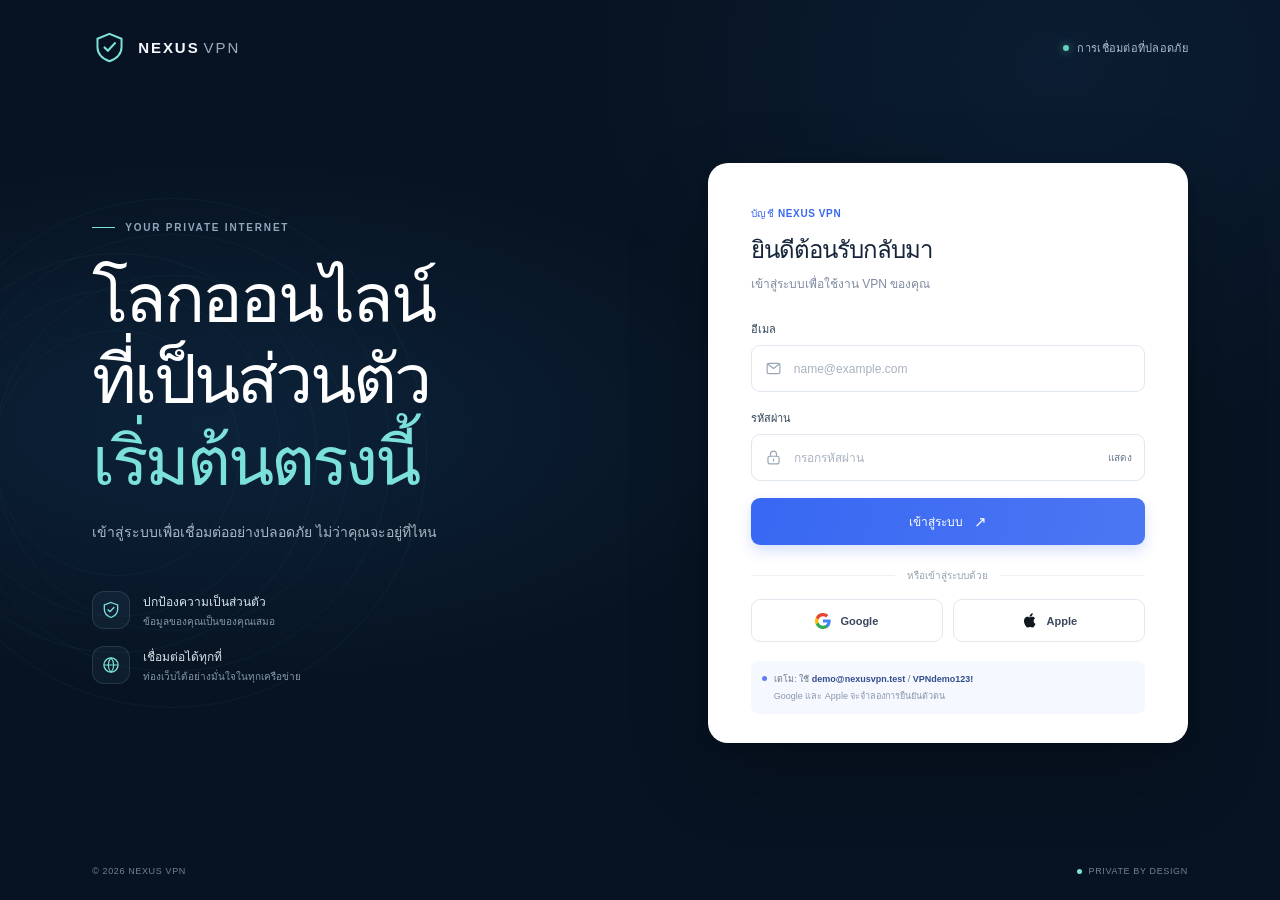
<file: index.html>
<!doctype html>
<html lang="th">
<head>
  <meta charset="utf-8">
  <meta name="viewport" content="width=device-width, initial-scale=1">
  <meta name="theme-color" content="#071322">
  <title>เข้าสู่ระบบ · NEXUS VPN</title>
  <link rel="stylesheet" href="./styles.css">
</head>
<body>
  <main class="page-wrap">
    <header class="topbar">
      <a class="brand" href="./index.html" aria-label="NEXUS VPN หน้าหลัก">
        <span class="brand-mark" aria-hidden="true">
          <svg viewBox="0 0 32 32" fill="none"><path d="M16 3.5 27 8v7.6c0 6.1-4.5 10.7-11 13-6.5-2.3-11-6.9-11-13V8l11-4.5Z" stroke="currentColor" stroke-width="1.8"/><path d="m11.5 16 3 3 6.5-7" stroke="currentColor" stroke-width="2" stroke-linecap="round" stroke-linejoin="round"/></svg>
        </span>
        <span>NEXUS<span class="brand-light">VPN</span></span>
      </a>
      <span class="secure-label"><span class="secure-dot"></span> การเชื่อมต่อที่ปลอดภัย</span>
    </header>

    <section class="login-layout" aria-label="เข้าสู่ระบบ NEXUS VPN">
      <div class="intro-panel">
        <div class="eyebrow"><span class="eyebrow-line"></span> YOUR PRIVATE INTERNET</div>
        <h1>โลกออนไลน์<br>ที่เป็นส่วนตัว<br><span>เริ่มต้นตรงนี้</span></h1>
        <p class="intro-copy">เข้าสู่ระบบเพื่อเชื่อมต่ออย่างปลอดภัย ไม่ว่าคุณจะอยู่ที่ไหน</p>
        <div class="feature-list">
          <div class="feature-item">
            <span class="feature-icon" aria-hidden="true"><svg viewBox="0 0 24 24" fill="none"><path d="M12 3 20 6v5.5c0 4.4-3.3 7.7-8 9.5-4.7-1.8-8-5.1-8-9.5V6l8-3Z" stroke="currentColor" stroke-width="1.6"/><path d="m8.5 11.8 2.2 2.2 4.8-5" stroke="currentColor" stroke-width="1.6" stroke-linecap="round" stroke-linejoin="round"/></svg></span>
            <span><strong>ปกป้องความเป็นส่วนตัว</strong><small>ข้อมูลของคุณเป็นของคุณเสมอ</small></span>
          </div>
          <div class="feature-item">
            <span class="feature-icon" aria-hidden="true"><svg viewBox="0 0 24 24" fill="none"><circle cx="12" cy="12" r="8.5" stroke="currentColor" stroke-width="1.6"/><path d="M3.8 12h16.4M12 3.5c2.2 2.4 3.3 5.2 3.3 8.5s-1.1 6.1-3.3 8.5c-2.2-2.4-3.3-5.2-3.3-8.5S9.8 5.9 12 3.5Z" stroke="currentColor" stroke-width="1.4"/></svg></span>
            <span><strong>เชื่อมต่อได้ทุกที่</strong><small>ท่องเว็บได้อย่างมั่นใจในทุกเครือข่าย</small></span>
          </div>
        </div>
        <div class="orbit orbit-one"></div><div class="orbit orbit-two"></div>
      </div>

      <div class="login-card">
        <div class="card-heading">
          <span class="card-kicker">บัญชี NEXUS VPN</span>
          <h2>ยินดีต้อนรับกลับมา</h2>
          <p>เข้าสู่ระบบเพื่อใช้งาน VPN ของคุณ</p>
        </div>

        <form id="login-form" novalidate>
          <div class="field-group">
            <label for="email">อีเมล</label>
            <div class="input-shell" id="email-shell">
              <svg class="field-icon" viewBox="0 0 20 20" fill="none" aria-hidden="true"><rect x="2.5" y="4" width="15" height="12" rx="2" stroke="currentColor" stroke-width="1.4"/><path d="m3.5 5 6.5 5 6.5-5" stroke="currentColor" stroke-width="1.4" stroke-linecap="round" stroke-linejoin="round"/></svg>
              <input id="email" name="email" type="email" placeholder="name@example.com" autocomplete="username" aria-describedby="email-error" required>
            </div>
            <small class="field-error" id="email-error" aria-live="polite"></small>
          </div>

          <div class="field-group password-group">
            <div class="label-row"><label for="password">รหัสผ่าน</label></div>
            <div class="input-shell" id="password-shell">
              <svg class="field-icon" viewBox="0 0 20 20" fill="none" aria-hidden="true"><rect x="3.5" y="8.5" width="13" height="9" rx="2" stroke="currentColor" stroke-width="1.4"/><path d="M6.5 8.5V6a3.5 3.5 0 0 1 7 0v2.5M10 12v2" stroke="currentColor" stroke-width="1.4" stroke-linecap="round"/></svg>
              <input id="password" name="password" type="password" placeholder="กรอกรหัสผ่าน" autocomplete="current-password" aria-describedby="password-error" required>
              <button class="show-password" id="toggle-password" type="button" aria-label="แสดงรหัสผ่าน">แสดง</button>
            </div>
            <small class="field-error" id="password-error" aria-live="polite"></small>
          </div>

          <div class="form-message" id="form-message" role="alert" aria-live="assertive"></div>
          <button class="primary-button" type="submit">เข้าสู่ระบบ <span aria-hidden="true">↗</span></button>
        </form>

        <div class="separator"><span></span><small>หรือเข้าสู่ระบบด้วย</small><span></span></div>
        <div class="social-buttons">
          <button class="social-button" type="button" data-provider="Google Account">
            <svg viewBox="0 0 20 20" aria-hidden="true"><path fill="#4285F4" d="M19.6 10.23c0-.68-.06-1.36-.18-2H10v3.79h5.38a4.6 4.6 0 0 1-2 3.02v2.46h3.23c1.9-1.75 2.99-4.32 2.99-7.27Z"/><path fill="#34A853" d="M10 20c2.7 0 4.97-.9 6.62-2.5l-3.23-2.46c-.9.6-2.04.96-3.39.96-2.6 0-4.8-1.75-5.59-4.1H1.08v2.54A10 10 0 0 0 10 20Z"/><path fill="#FBBC05" d="M4.41 11.9a6.02 6.02 0 0 1 0-3.8V5.56H1.08a10 10 0 0 0 0 8.88l3.33-2.54Z"/><path fill="#EA4335" d="M10 3.97c1.47 0 2.79.5 3.83 1.52l2.87-2.87C14.96.98 12.7 0 10 0a10 10 0 0 0-8.92 5.56l3.33 2.54C5.2 5.72 7.4 3.97 10 3.97Z"/></svg>
            <span>Google</span>
          </button>
          <button class="social-button" type="button" data-provider="Apple ID">
            <svg viewBox="0 0 20 20" aria-hidden="true"><path fill="currentColor" d="M14.8 10.6c0-2.1 1.7-3.1 1.8-3.2-1-1.5-2.6-1.7-3.1-1.7-1.3-.1-2.5.8-3.1.8-.6 0-1.6-.8-2.7-.8-1.4 0-2.7.8-3.5 2-1.5 2.6-.4 6.4 1.1 8.4.7 1 1.5 2 2.6 2s1.5-.6 2.8-.6c1.3 0 1.7.6 2.8.6s1.8-1 2.5-2c.8-1.1 1.1-2.2 1.1-2.2s-2.2-.8-2.3-3.3ZM12.8 4.4c.6-.8 1.1-1.9 1-3-.9 0-2 .6-2.7 1.4-.6.7-1.1 1.8-1 2.8 1 .1 2-.5 2.7-1.2Z"/></svg>
            <span>Apple</span>
          </button>
        </div>
        <p class="demo-note"><span class="note-dot"></span> เดโม: ใช้ <b>demo@nexusvpn.test</b> / <b>VPNdemo123!</b><br><span class="note-sub">Google และ Apple จะจำลองการยืนยันตัวตน</span></p>
      </div>
    </section>

    <footer class="page-footer"><span>© 2026 NEXUS VPN</span><span><i></i> PRIVATE BY DESIGN</span></footer>
  </main>
  <div class="oauth-backdrop" id="oauth-overlay" hidden>
    <section class="oauth-window" id="oauth-window" role="dialog" aria-modal="true" aria-labelledby="oauth-title">
      <header class="oauth-topbar">
        <div class="oauth-brand" id="oauth-brand"></div>
        <button class="oauth-close" id="oauth-close" type="button" aria-label="ปิดหน้าต่าง">×</button>
      </header>
      <div class="oauth-body" id="oauth-body"></div>
      <footer class="oauth-footer"><span>DEMO SIGN-IN</span><span>การจำลอง · ไม่เชื่อมต่อบริการจริง</span></footer>
    </section>
  </div>
  <script src="./app.js"></script>
</body>
</html>
</file>
<file: styles.css>
:root {
  color-scheme: light;
  --ink: #13243a;
  --muted: #7e8ba0;
  --line: #e8edf3;
  --blue: #3867f2;
  --blue-dark: #2551d5;
  --navy: #071322;
  --cyan: #7de1db;
  font-family: 'Segoe UI', 'Noto Sans Thai', Tahoma, sans-serif;
  font-synthesis: none;
}

* { box-sizing: border-box; }
html { min-width: 320px; min-height: 100%; }
body {
  min-height: 100vh;
  margin: 0;
  color: var(--ink);
  background:
    radial-gradient(ellipse at 17% 47%, rgba(23, 65, 103, .34), transparent 39%),
    radial-gradient(ellipse at 83% 7%, rgba(30, 74, 123, .18), transparent 32%),
    var(--navy);
  font-family: 'Segoe UI', 'Noto Sans Thai', Tahoma, sans-serif;
  -webkit-font-smoothing: antialiased;
}

button, input { font: inherit; }
button { cursor: pointer; }
.page-wrap { position: relative; display: flex; min-height: 100vh; flex-direction: column; overflow: hidden; padding: 0 7.2vw; }
.topbar { z-index: 1; display: flex; align-items: center; justify-content: space-between; width: 100%; max-width: 1440px; margin: 0 auto; padding: 30px 0; color: #fff; }
.brand { display: inline-flex; align-items: center; gap: 11px; color: #f5f8fd; font-size: 15px; font-weight: 700; letter-spacing: .13em; text-decoration: none; }
.brand-mark { display: grid; width: 35px; height: 35px; place-items: center; color: var(--cyan); }
.brand-mark svg { width: 100%; }
.brand-light { margin-left: 4px; color: #9aacc0; font-weight: 500; }
.secure-label { display: flex; align-items: center; gap: 8px; color: #aebdcb; font-size: 11px; letter-spacing: .025em; }
.secure-dot, .note-dot { display: inline-block; width: 6px; height: 6px; border-radius: 50%; background: #61d4bc; box-shadow: 0 0 10px rgba(97, 212, 188, .7); }

.login-layout { position: relative; display: grid; flex: 1; width: 100%; max-width: 1190px; grid-template-columns: minmax(0, 1fr) minmax(390px, 480px); align-items: center; gap: clamp(48px, 9vw, 150px); margin: 0 auto; padding: 18px 0 54px; }
.intro-panel { position: relative; min-height: 490px; display: flex; flex-direction: column; justify-content: center; color: white; }
.eyebrow, .success-kicker { display: flex; align-items: center; gap: 10px; color: #91a7bb; font-size: 10px; font-weight: 600; letter-spacing: .18em; }
.eyebrow-line { width: 23px; height: 1px; background: var(--cyan); }
.intro-panel h1 { z-index: 1; margin: 25px 0 18px; font-size: clamp(42px, 5.3vw, 69px); line-height: 1.2; font-weight: 500; letter-spacing: -.045em; }
.intro-panel h1 span { color: var(--cyan); }
.intro-copy { z-index: 1; max-width: 390px; margin: 0; color: #a9b7c7; font-size: 14px; line-height: 1.8; }
.feature-list { z-index: 1; display: grid; gap: 17px; margin-top: 46px; }
.feature-item { display: flex; align-items: center; gap: 13px; }
.feature-icon { display: grid; width: 38px; height: 38px; flex: 0 0 auto; place-items: center; border: 1px solid rgba(151, 190, 212, .16); border-radius: 12px; background: rgba(102, 150, 180, .08); color: var(--cyan); }
.feature-icon svg { width: 20px; height: 20px; }
.feature-item strong, .feature-item small { display: block; }
.feature-item strong { color: #dce5ec; font-size: 12px; font-weight: 500; }
.feature-item small { margin-top: 3px; color: #8598ab; font-size: 10px; }
.orbit { position: absolute; z-index: 0; width: 400px; height: 400px; border: 1px solid rgba(100, 179, 190, .06); border-radius: 50%; pointer-events: none; }
.orbit::before, .orbit::after { position: absolute; content: ''; border: 1px solid rgba(100, 179, 190, .055); border-radius: 50%; }
.orbit::before { inset: 35px; }
.orbit::after { inset: 76px; }
.orbit-one { top: 50%; left: -175px; transform: translateY(-50%); }
.orbit-two { top: 50%; left: -175px; width: 510px; height: 510px; transform: translateY(-50%); }

.login-card { z-index: 1; width: 100%; padding: 39px 42px 28px; border: 1px solid rgba(255, 255, 255, .72); border-radius: 20px; background: #fff; box-shadow: 0 28px 80px rgba(0, 0, 0, .24), 0 3px 10px rgba(2, 15, 34, .1); }
.card-heading { margin-bottom: 27px; }
.card-kicker { color: var(--blue); font-size: 10px; font-weight: 700; letter-spacing: .06em; }
.card-heading h2 { margin: 9px 0 5px; color: #14243a; font-size: 24px; font-weight: 600; letter-spacing: -.04em; }
.card-heading p { margin: 0; color: var(--muted); font-size: 12px; }
.field-group { margin-bottom: 17px; }
.field-group label { display: block; margin-bottom: 7px; color: #33445a; font-size: 11px; font-weight: 600; }
.label-row { display: flex; justify-content: space-between; align-items: center; }
.input-shell { position: relative; display: flex; align-items: center; height: 47px; border: 1px solid #e1e7ef; border-radius: 9px; background: #fff; transition: border-color .18s, box-shadow .18s; }
.input-shell:focus-within { border-color: #7795fa; box-shadow: 0 0 0 3px rgba(56, 103, 242, .1); }
.input-shell.has-error { border-color: #dc626c; }
.input-shell.has-error:focus-within { box-shadow: 0 0 0 3px rgba(220, 98, 108, .1); }
.field-icon { width: 17px; height: 17px; flex: 0 0 auto; margin-left: 13px; color: #98a6b7; }
.input-shell input { width: 100%; min-width: 0; height: 100%; padding: 0 12px; border: 0; outline: 0; background: transparent; color: var(--ink); font-size: 12px; }
.input-shell input::placeholder { color: #a8b2c0; }
.show-password { align-self: stretch; padding: 0 12px; border: 0; background: transparent; color: #67768a; font-size: 10px; }
.field-error { display: block; min-height: 0; margin-top: 4px; color: #c44854; font-size: 10px; }
.form-message { display: none; margin: 0 0 12px; padding: 10px 12px; border: 1px solid #f4d2d5; border-radius: 8px; background: #fff6f6; color: #ad3945; font-size: 11px; line-height: 1.5; }
.form-message.visible { display: block; }
.primary-button { display: flex; width: 100%; height: 47px; align-items: center; justify-content: center; gap: 11px; border: 0; border-radius: 9px; background: linear-gradient(105deg, #3867f2, #4c77f3); color: white; font-size: 12px; font-weight: 600; box-shadow: 0 6px 14px rgba(56, 103, 242, .2); transition: transform .16s, box-shadow .16s, background .16s; }
.primary-button:hover { transform: translateY(-1px); background: linear-gradient(105deg, #2e5de9, #3f6bec); box-shadow: 0 9px 19px rgba(56, 103, 242, .28); }
.primary-button span { font-size: 15px; font-weight: 400; }
.separator { display: flex; align-items: center; gap: 12px; margin: 23px 0 16px; }
.separator span { height: 1px; flex: 1; background: #edf0f4; }
.separator small { color: #97a3b2; font-size: 10px; white-space: nowrap; }
.social-buttons { display: grid; grid-template-columns: 1fr 1fr; gap: 10px; }
.social-button { display: flex; min-width: 0; height: 43px; align-items: center; justify-content: center; gap: 9px; border: 1px solid #e3e8ef; border-radius: 9px; background: white; color: #39485c; font-size: 11px; font-weight: 600; transition: border-color .16s, background .16s; }
.social-button:hover { border-color: #b8c7eb; background: #f9fbff; }
.social-button:disabled { cursor: wait; opacity: .7; }
.social-button svg { width: 16px; height: 16px; }
.social-button[data-provider="Apple ID"] svg { width: 17px; height: 17px; color: #121820; }
.demo-note { margin: 19px 0 0; padding: 10px 11px; border-radius: 8px; background: #f5f8ff; color: #67768a; font-size: 9px; line-height: 1.8; }
.demo-note .note-dot { width: 5px; height: 5px; margin: 0 5px 1px 0; background: #5d7ff2; box-shadow: none; }
.demo-note b { color: #344d8b; font-weight: 600; }
.note-sub { padding-left: 12px; color: #8a97a8; }
.page-footer { display: flex; width: 100%; max-width: 1440px; justify-content: space-between; margin: auto auto 0; padding: 19px 0 24px; color: #708195; font-size: 9px; letter-spacing: .07em; }
.page-footer span:last-child { display: flex; align-items: center; gap: 7px; }
.page-footer i { width: 5px; height: 5px; border-radius: 50%; background: var(--cyan); }

.success-wrap { align-items: center; }
.success-wrap .topbar, .success-wrap .page-footer { align-self: stretch; }
.success-card { position: relative; display: flex; width: min(100%, 510px); flex: 1; max-height: 640px; flex-direction: column; align-items: center; justify-content: center; margin: auto; padding: 32px 50px; border: 1px solid rgba(255, 255, 255, .74); border-radius: 22px; background: #fff; box-shadow: 0 28px 80px rgba(0, 0, 0, .24); text-align: center; }
.success-art { position: relative; width: 142px; height: 142px; margin-bottom: 22px; }
.success-ring { position: absolute; inset: 8px; border: 1px solid #e0e9ff; border-radius: 50%; }
.ring-back { inset: 0; border-color: #edf1ff; }
.ring-front { inset: 20px; background: radial-gradient(circle, rgba(83, 121, 248, .12), rgba(83, 121, 248, .03) 67%, transparent 68%); }
.success-check { position: absolute; top: 34px; left: 34px; display: grid; width: 74px; height: 74px; place-items: center; border: 1px solid #d5e2ff; border-radius: 50%; background: linear-gradient(145deg, #fff, #edf3ff); color: #426cf2; box-shadow: 0 8px 22px rgba(62, 103, 232, .13); }
.success-check svg { width: 43px; height: 43px; }
.spark { position: absolute; color: #7b98f5; }
.spark-a { top: 15px; right: 11px; font-size: 18px; }
.spark-b { bottom: 19px; left: 13px; color: #a4b5ee; font-size: 17px; }
.success-kicker { gap: 8px; color: #8191a6; font-size: 9px; }
.success-kicker span { width: 5px; height: 5px; border-radius: 50%; background: #5bc5a9; box-shadow: 0 0 8px rgba(91, 197, 169, .5); }
.success-card h1 { margin: 12px 0 7px; color: #17283e; font-size: 30px; font-weight: 600; letter-spacing: -.04em; }
.success-copy { margin: 0; color: #8290a2; font-size: 12px; line-height: 1.9; }
.session-detail { display: flex; width: 100%; align-items: center; gap: 11px; margin: 27px 0 22px; padding: 13px 14px; border: 1px solid #e8edf5; border-radius: 11px; background: #fafbfd; text-align: left; }
.session-icon { display: grid; width: 30px; height: 30px; flex: 0 0 auto; place-items: center; border-radius: 9px; background: #eaf7f2; color: #30a681; font-size: 13px; }
.session-detail small, .session-detail strong { display: block; }
.session-detail small { margin-bottom: 3px; color: #99a4b3; font-size: 9px; }
.session-detail strong { max-width: 250px; overflow: hidden; color: #374961; font-size: 10px; font-weight: 600; text-overflow: ellipsis; white-space: nowrap; }
.session-status { display: flex; align-items: center; gap: 5px; margin-left: auto; color: #48a889; font-size: 9px; }
.session-status i { width: 5px; height: 5px; border-radius: 50%; background: #55c2a0; }
.logout-button { margin-top: 0; }
.success-footnote { margin: 15px 0 0; color: #a2adba; font-size: 9px; }

/* Local provider sign-in simulations */
body.oauth-open { overflow: hidden; }
.oauth-backdrop { position: fixed; z-index: 20; inset: 0; display: grid; place-items: center; padding: 22px; background: rgba(3, 12, 24, .74); backdrop-filter: blur(7px); }
.oauth-backdrop[hidden] { display: none; }
.oauth-window { width: min(100%, 448px); max-height: min(740px, 92vh); overflow: auto; border: 1px solid rgba(255, 255, 255, .6); border-radius: 17px; background: #fff; box-shadow: 0 32px 100px rgba(0, 0, 0, .38); animation: oauth-arrive .18s ease-out; }
@keyframes oauth-arrive { from { opacity: 0; transform: translateY(8px) scale(.99); } to { opacity: 1; transform: translateY(0) scale(1); } }
.oauth-topbar { display: flex; height: 53px; align-items: center; justify-content: space-between; padding: 0 21px; border-bottom: 1px solid #eef1f4; }
.oauth-brand { display: flex; align-items: center; gap: 7px; color: #566273; font-size: 12px; font-weight: 600; letter-spacing: .01em; }
.oauth-google-logo { width: 22px; height: 22px; }
.oauth-apple-logo { width: 21px; height: 21px; color: #14181e; }
.oauth-close { display: grid; width: 30px; height: 30px; place-items: center; border: 0; border-radius: 50%; background: transparent; color: #7c8794; font-size: 23px; line-height: 1; }
.oauth-close:hover { background: #f0f2f5; color: #273448; }
.oauth-body { padding: 27px 34px 26px; }
.oauth-heading { margin: 0 0 25px; text-align: center; }
.oauth-small-mark { display: inline-grid; width: 30px; height: 30px; place-items: center; margin-bottom: 11px; border: 1px solid #e8edf2; border-radius: 50%; color: #4285f4; font-size: 17px; font-weight: 700; }
.oauth-heading h2 { margin: 0 auto 8px; color: #202a38; font-size: 22px; font-weight: 500; letter-spacing: -.035em; line-height: 1.35; }
.oauth-heading p { margin: 0; color: #687586; font-size: 12px; line-height: 1.65; }
.oauth-heading p b { color: #364255; font-weight: 600; }
.account-list { overflow: hidden; border: 1px solid #dce2e9; border-radius: 9px; }
.account-choice { display: flex; width: 100%; min-height: 65px; align-items: center; gap: 12px; padding: 10px 13px; border: 0; background: #fff; color: #283548; text-align: left; }
.account-choice + .account-choice { border-top: 1px solid #e7ebf0; }
.account-choice:hover { background: #f6f9fe; }
.account-avatar { display: grid; width: 36px; height: 36px; flex: 0 0 auto; place-items: center; border-radius: 50%; background: #b78565; color: white; font-size: 14px; font-weight: 600; }
.account-avatar-outline { border: 1px solid #dfe4eb; background: white; color: #687789; font-size: 21px; font-weight: 400; }
.account-choice strong, .account-choice small, .permission-row strong, .permission-row small, .apple-identity strong, .apple-identity small, .share-option strong, .share-option small { display: block; }
.account-choice strong { font-size: 12px; font-weight: 500; }
.account-choice small { margin-top: 3px; color: #748194; font-size: 10px; }
.account-arrow { margin-left: auto; color: #99a5b3; font-size: 22px; }
.oauth-legal { margin: 19px 0 0; color: #778394; font-size: 10px; line-height: 1.65; }
.oauth-form { display: flex; flex-direction: column; align-items: stretch; }
.oauth-form > label { margin: 0 0 6px; color: #475467; font-size: 11px; font-weight: 600; }
.oauth-form > input { width: 100%; height: 45px; margin: 0 0 15px; padding: 0 12px; border: 1px solid #d7dee8; border-radius: 7px; outline: none; background: #fff; color: #243348; font-size: 12px; }
.oauth-form > input:focus { border-color: #6d95ee; box-shadow: 0 0 0 3px rgba(66, 133, 244, .12); }
.oauth-form > input::placeholder { color: #a0aab7; }
.oauth-hint { display: block; margin: -3px 0 8px; color: #8b96a5; font-size: 9px; line-height: 1.6; }
.oauth-hint b { color: #53647d; font-weight: 600; }
.oauth-error { margin: 5px 0 0; color: #c33f4c; font-size: 10px; line-height: 1.5; }
.oauth-error[hidden] { display: none; }
.oauth-actions { display: flex; align-items: center; justify-content: space-between; gap: 12px; margin-top: 20px; }
.oauth-text-button { padding: 9px 4px; border: 0; background: transparent; color: #356acb; font-size: 11px; font-weight: 600; }
.oauth-text-button:hover { color: #174baf; text-decoration: underline; }
.provider-primary { min-width: 88px; min-height: 37px; padding: 0 18px; border: 0; border-radius: 5px; background: #1a73e8; color: #fff; font-size: 11px; font-weight: 600; box-shadow: 0 1px 2px rgba(0, 0, 0, .15); }
.provider-primary:hover { background: #1765cc; }
.identity-chip { display: inline-block; max-width: 100%; overflow: hidden; margin-top: 6px !important; padding: 5px 10px; border: 1px solid #e1e6ec; border-radius: 20px; color: #536174 !important; text-overflow: ellipsis; white-space: nowrap; }
.permission-list { overflow: hidden; border: 1px solid #e1e6ee; border-radius: 9px; }
.permission-row { display: flex; min-height: 66px; align-items: center; gap: 10px; padding: 10px 12px; }
.permission-row + .permission-row { border-top: 1px solid #edf0f4; }
.permission-avatar, .permission-mail { display: grid; width: 31px; height: 31px; flex: 0 0 auto; place-items: center; border-radius: 50%; background: #b78565; color: #fff; font-size: 12px; }
.permission-mail { background: #edf3ff; color: #5174c8; font-weight: 600; }
.permission-row strong { color: #37465a; font-size: 10px; font-weight: 600; }
.permission-row small { max-width: 235px; overflow: hidden; margin-top: 4px; color: #8591a0; font-size: 9px; text-overflow: ellipsis; white-space: nowrap; }
.permission-check { margin-left: auto; color: #4285f4; font-size: 15px; }
.oauth-footer { display: flex; justify-content: space-between; gap: 8px; padding: 12px 21px; border-top: 1px solid #eef1f4; color: #9aa4b1; font-size: 8px; letter-spacing: .02em; }
.apple-window { width: min(100%, 470px); }
.apple-window .oauth-topbar { height: 58px; }
.apple-window .oauth-brand { color: #252a32; font-size: 13px; font-weight: 600; }
.apple-window .oauth-body { padding: 34px 41px 30px; }
.apple-heading { margin-bottom: 24px; }
.apple-heading h2 { font-size: 23px; font-weight: 600; }
.apple-heading p { max-width: 330px; margin: 0 auto; color: #747d89; }
.apple-form > label { color: #424b57; }
.apple-form > input { height: 47px; margin-bottom: 17px; border-color: #cfd5dc; border-radius: 8px; }
.apple-form > input:focus { border-color: #616974; box-shadow: 0 0 0 3px rgba(62, 72, 86, .1); }
.apple-form .provider-primary { width: 100%; height: 43px; margin-top: 9px; border-radius: 22px; background: #17191d; }
.apple-form .provider-primary:hover { background: #34383f; }
.apple-form .oauth-actions .provider-primary { width: auto; min-width: 100px; margin-top: 0; }
.apple-legal { margin-top: 18px; text-align: center; }
.verification-symbol { display: grid; width: 44px; height: 44px; place-items: center; margin: 0 auto 15px; border: 1.5px solid #333a44; border-radius: 50%; color: #333a44; font-size: 8px; letter-spacing: 2px; }
.verification-input { text-align: center; font-size: 17px !important; letter-spacing: .35em; }
.apple-identity { display: flex; align-items: center; gap: 11px; margin: 4px 0 18px; padding: 12px; border: 1px solid #e3e6e9; border-radius: 10px; }
.apple-avatar { display: grid; width: 38px; height: 38px; place-items: center; border-radius: 50%; background: #e7e8eb; color: #49515b; font-size: 15px; }
.apple-identity strong { color: #343b45; font-size: 11px; }
.apple-identity small { margin-top: 4px; color: #7f8996; font-size: 9px; }
.share-options { overflow: hidden; border: 1px solid #e0e4e9; border-radius: 9px; }
.share-option { position: relative; display: flex; min-height: 62px; align-items: center; gap: 11px; padding: 10px 12px; cursor: pointer; }
.share-option + .share-option { border-top: 1px solid #e9ecef; }
.share-option input { position: absolute; opacity: 0; }
.fake-radio { display: grid; width: 17px; height: 17px; flex: 0 0 auto; place-items: center; border: 1px solid #adb5bf; border-radius: 50%; }
.share-option input:checked + .fake-radio { border: 5px solid #1d2229; }
.share-option input:focus-visible + .fake-radio { outline: 3px solid rgba(75, 113, 210, .25); }
.share-option strong { color: #37404b; font-size: 10px; font-weight: 600; }
.share-option small { margin-top: 4px; color: #87919d; font-size: 9px; }

@media (max-width: 500px) {
  .oauth-backdrop { padding: 12px; }
  .oauth-window { max-height: 94vh; border-radius: 14px; }
  .oauth-body { padding: 24px 22px 22px; }
  .apple-window .oauth-body { padding: 26px 23px 24px; }
  .oauth-heading h2 { font-size: 20px; }
  .oauth-footer { padding-right: 14px; padding-left: 14px; font-size: 7px; }
}

@media (max-width: 900px) {
  .page-wrap { padding-right: 5vw; padding-left: 5vw; }
  .login-layout { grid-template-columns: minmax(0, .8fr) minmax(365px, 440px); gap: 5vw; }
  .intro-panel h1 { font-size: clamp(40px, 6vw, 58px); }
  .login-card { padding-right: 32px; padding-left: 32px; }
  .feature-list { margin-top: 34px; }
}
@media (max-width: 700px) {
  .page-wrap { padding: 0 22px; }
  .topbar { padding: 19px 0 14px; }
  .brand { font-size: 13px; }
  .brand-mark { width: 30px; height: 30px; }
  .secure-label { font-size: 9px; }
  .login-layout { display: flex; flex-direction: column; align-items: stretch; gap: 26px; padding: 30px 0 30px; }
  .intro-panel { min-height: auto; padding: 8px 0 0; }
  .intro-panel h1 { margin: 15px 0 9px; font-size: clamp(37px, 10vw, 54px); }
  .intro-copy { font-size: 12px; }
  .feature-list, .orbit { display: none; }
  .login-card { max-width: 470px; align-self: center; padding: 29px 25px 23px; }
  .card-heading { margin-bottom: 22px; }
  .card-heading h2 { font-size: 22px; }
  .page-footer { padding-top: 10px; font-size: 8px; }
  .success-card { max-height: none; min-height: 520px; padding: 30px 27px; }
  .success-card h1 { font-size: 27px; }
}
@media (max-width: 390px) {
  .page-wrap { padding: 0 16px; }
  .topbar { padding-top: 16px; }
  .secure-label { font-size: 8px; }
  .login-card { padding-right: 20px; padding-left: 20px; }
  .success-detail { padding-right: 10px; padding-left: 10px; }
}
</file>
